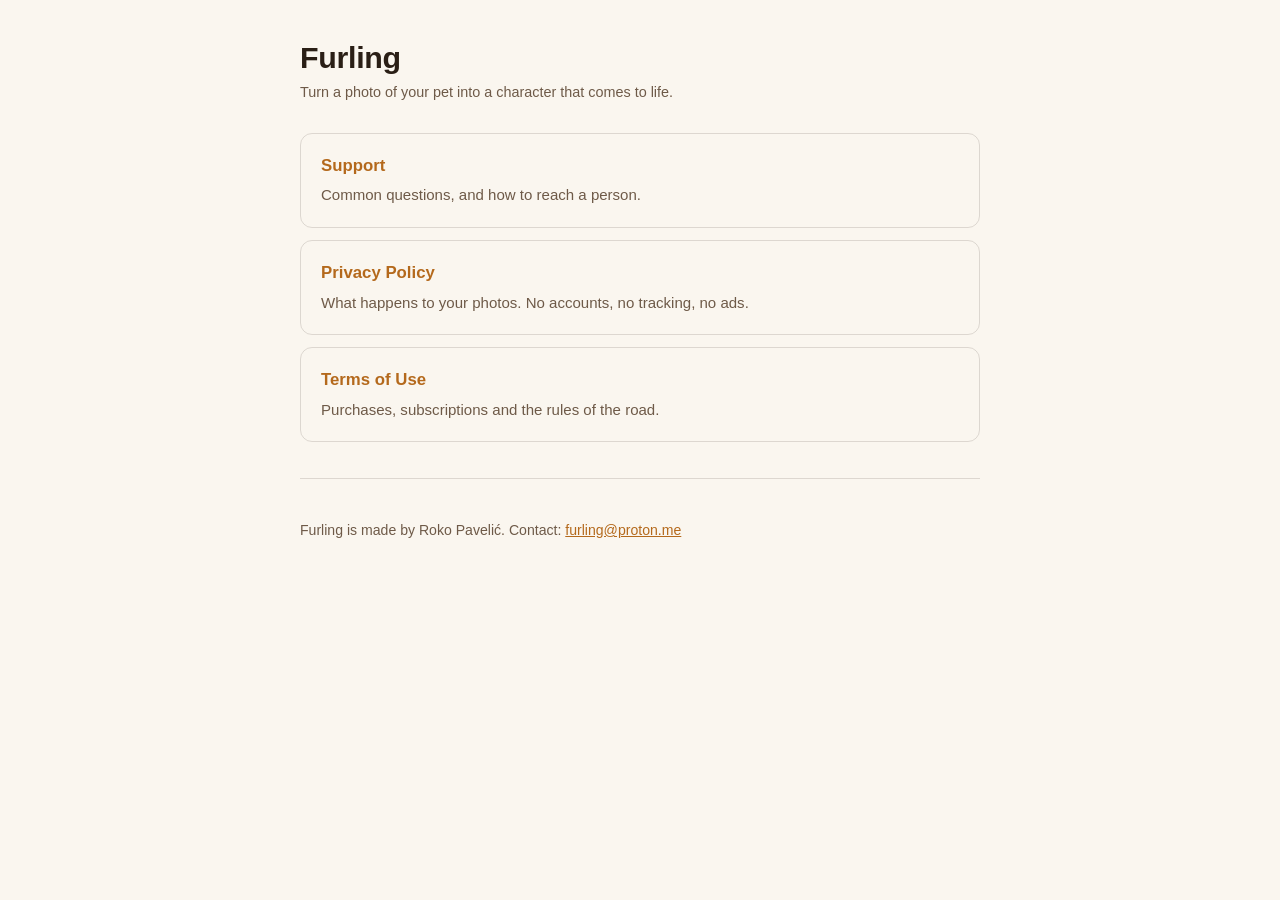
<file: index.html>
<!doctype html>
<html lang="en">
<head>
<meta charset="utf-8">
<meta name="viewport" content="width=device-width, initial-scale=1">
<title>Furling</title>
<link rel="stylesheet" href="style.css">
</head>
<body>
<main>
<h1>Furling</h1>
<p class="updated">Turn a photo of your pet into a character that comes to life.</p>

<a class="card" href="support.html">
  <strong>Support</strong>
  <span>Common questions, and how to reach a person.</span>
</a>
<a class="card" href="privacy.html">
  <strong>Privacy Policy</strong>
  <span>What happens to your photos. No accounts, no tracking, no ads.</span>
</a>
<a class="card" href="terms.html">
  <strong>Terms of Use</strong>
  <span>Purchases, subscriptions and the rules of the road.</span>
</a>

<hr>
<footer>Furling is made by Roko Pavelić. Contact: <a href="mailto:furling@proton.me">furling@proton.me</a></footer>
</main>
</body>
</html>
</file>
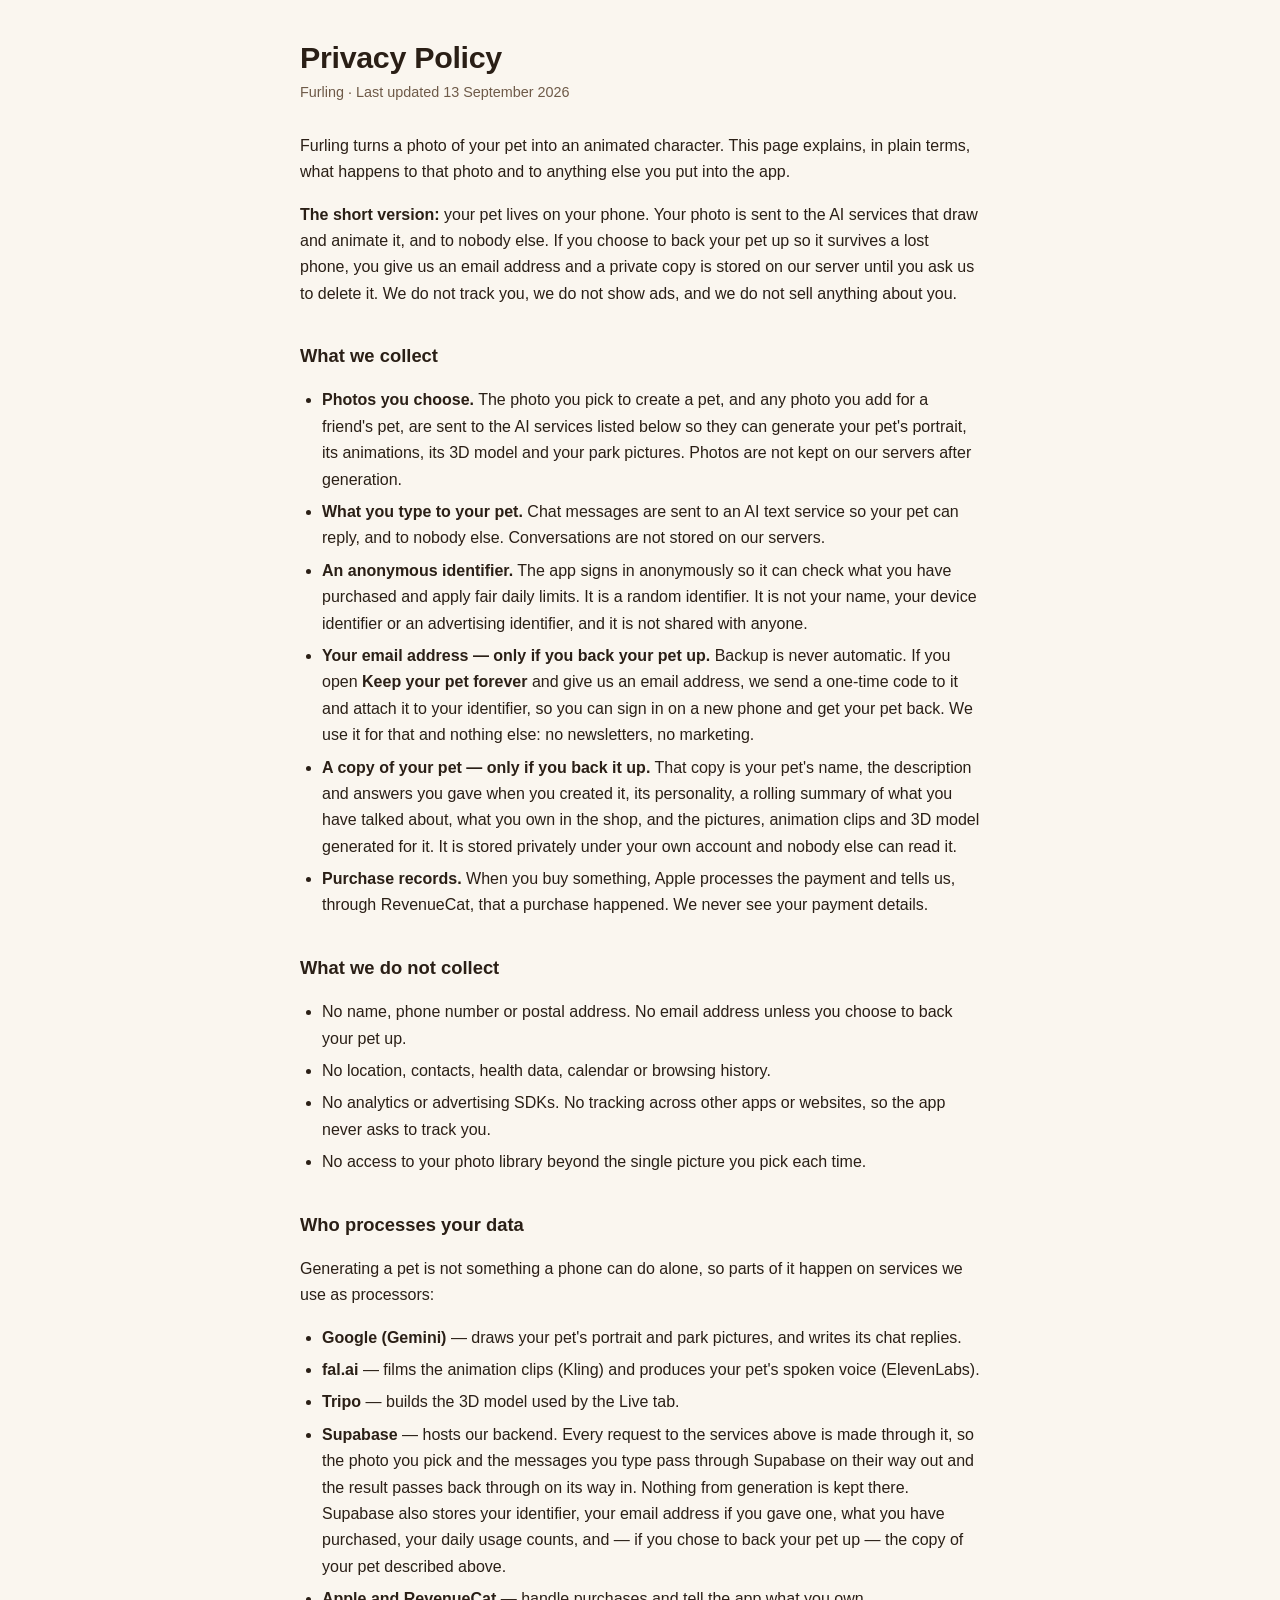
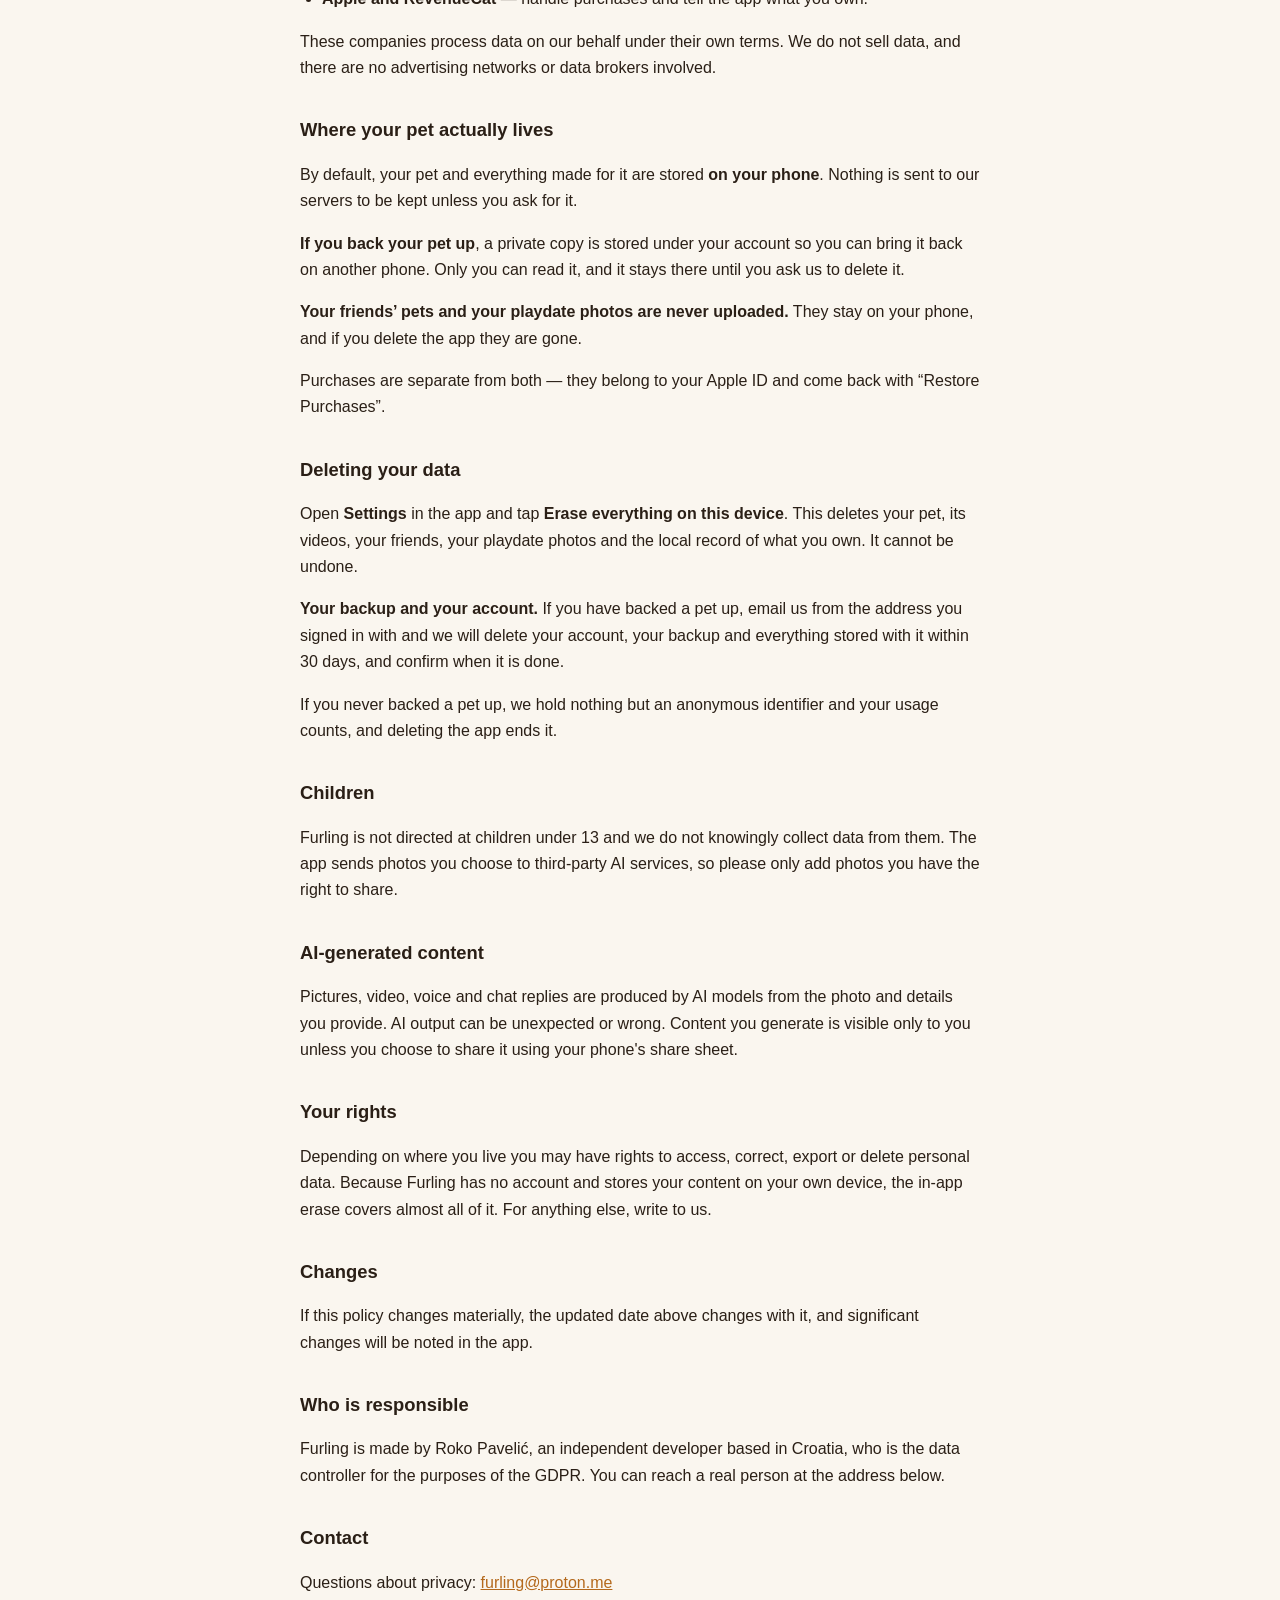
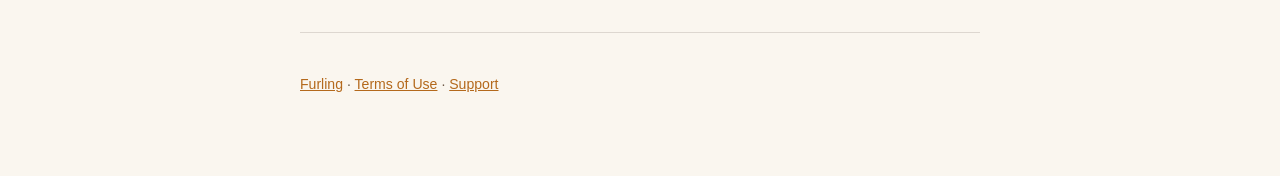
<file: privacy.html>
<!doctype html>
<html lang="en">
<head>
<meta charset="utf-8">
<meta name="viewport" content="width=device-width, initial-scale=1">
<title>Furling — Privacy Policy</title>
<link rel="stylesheet" href="style.css">
</head>
<body>
<main>
<h1>Privacy Policy</h1>
<p class="updated">Furling · Last updated 13 September 2026</p>

<p>Furling turns a photo of your pet into an animated character. This page explains, in plain terms, what happens to that photo and to anything else you put into the app.</p>

<p><strong>The short version:</strong> your pet lives on your phone. Your photo is sent to the AI services that draw and animate it, and to nobody else. If you choose to back your pet up so it survives a lost phone, you give us an email address and a private copy is stored on our server until you ask us to delete it. We do not track you, we do not show ads, and we do not sell anything about you.</p>

<h2>What we collect</h2>
<ul>
  <li><strong>Photos you choose.</strong> The photo you pick to create a pet, and any photo you add for a friend's pet, are sent to the AI services listed below so they can generate your pet's portrait, its animations, its 3D model and your park pictures. Photos are not kept on our servers after generation.</li>
  <li><strong>What you type to your pet.</strong> Chat messages are sent to an AI text service so your pet can reply, and to nobody else. Conversations are not stored on our servers.</li>
  <li><strong>An anonymous identifier.</strong> The app signs in anonymously so it can check what you have purchased and apply fair daily limits. It is a random identifier. It is not your name, your device identifier or an advertising identifier, and it is not shared with anyone.</li>
  <li><strong>Your email address — only if you back your pet up.</strong> Backup is never automatic. If you open <strong>Keep your pet forever</strong> and give us an email address, we send a one-time code to it and attach it to your identifier, so you can sign in on a new phone and get your pet back. We use it for that and nothing else: no newsletters, no marketing.</li>
  <li><strong>A copy of your pet — only if you back it up.</strong> That copy is your pet's name, the description and answers you gave when you created it, its personality, a rolling summary of what you have talked about, what you own in the shop, and the pictures, animation clips and 3D model generated for it. It is stored privately under your own account and nobody else can read it.</li>
  <li><strong>Purchase records.</strong> When you buy something, Apple processes the payment and tells us, through RevenueCat, that a purchase happened. We never see your payment details.</li>
</ul>

<h2>What we do not collect</h2>
<ul>
  <li>No name, phone number or postal address. No email address unless you choose to back your pet up.</li>
  <li>No location, contacts, health data, calendar or browsing history.</li>
  <li>No analytics or advertising SDKs. No tracking across other apps or websites, so the app never asks to track you.</li>
  <li>No access to your photo library beyond the single picture you pick each time.</li>
</ul>

<h2>Who processes your data</h2>
<p>Generating a pet is not something a phone can do alone, so parts of it happen on services we use as processors:</p>
<ul>
  <li><strong>Google (Gemini)</strong> — draws your pet's portrait and park pictures, and writes its chat replies.</li>
  <li><strong>fal.ai</strong> — films the animation clips (Kling) and produces your pet's spoken voice (ElevenLabs).</li>
  <li><strong>Tripo</strong> — builds the 3D model used by the Live tab.</li>
  <li><strong>Supabase</strong> — hosts our backend. Every request to the services above is made through it, so the photo you pick and the messages you type pass through Supabase on their way out and the result passes back through on its way in. Nothing from generation is kept there. Supabase also stores your identifier, your email address if you gave one, what you have purchased, your daily usage counts, and — if you chose to back your pet up — the copy of your pet described above.</li>
  <li><strong>Apple and RevenueCat</strong> — handle purchases and tell the app what you own.</li>
</ul>
<p>These companies process data on our behalf under their own terms. We do not sell data, and there are no advertising networks or data brokers involved.</p>

<h2>Where your pet actually lives</h2>
<p>By default, your pet and everything made for it are stored <strong>on your phone</strong>. Nothing is sent to our servers to be kept unless you ask for it.</p>
<p><strong>If you back your pet up</strong>, a private copy is stored under your account so you can bring it back on another phone. Only you can read it, and it stays there until you ask us to delete it.</p>
<p><strong>Your friends’ pets and your playdate photos are never uploaded.</strong> They stay on your phone, and if you delete the app they are gone.</p>
<p>Purchases are separate from both — they belong to your Apple ID and come back with “Restore Purchases”.</p>

<h2>Deleting your data</h2>
<p>Open <strong>Settings</strong> in the app and tap <strong>Erase everything on this device</strong>. This deletes your pet, its videos, your friends, your playdate photos and the local record of what you own. It cannot be undone.</p>
<p><strong>Your backup and your account.</strong> If you have backed a pet up, email us from the address you signed in with and we will delete your account, your backup and everything stored with it within 30 days, and confirm when it is done.</p>
<p>If you never backed a pet up, we hold nothing but an anonymous identifier and your usage counts, and deleting the app ends it.</p>

<h2>Children</h2>
<p>Furling is not directed at children under 13 and we do not knowingly collect data from them. The app sends photos you choose to third-party AI services, so please only add photos you have the right to share.</p>

<h2>AI-generated content</h2>
<p>Pictures, video, voice and chat replies are produced by AI models from the photo and details you provide. AI output can be unexpected or wrong. Content you generate is visible only to you unless you choose to share it using your phone's share sheet.</p>

<h2>Your rights</h2>
<p>Depending on where you live you may have rights to access, correct, export or delete personal data. Because Furling has no account and stores your content on your own device, the in-app erase covers almost all of it. For anything else, write to us.</p>

<h2>Changes</h2>
<p>If this policy changes materially, the updated date above changes with it, and significant changes will be noted in the app.</p>

<h2>Who is responsible</h2>
<p>Furling is made by Roko Pavelić, an independent developer based in Croatia, who is the data controller for the purposes of the GDPR. You can reach a real person at the address below.</p>

<h2>Contact</h2>
<p>Questions about privacy: <a href="mailto:furling@proton.me">furling@proton.me</a></p>

<hr>
<footer><a href="index.html">Furling</a> · <a href="terms.html">Terms of Use</a> · <a href="support.html">Support</a></footer>
</main>
</body>
</html>
</file>
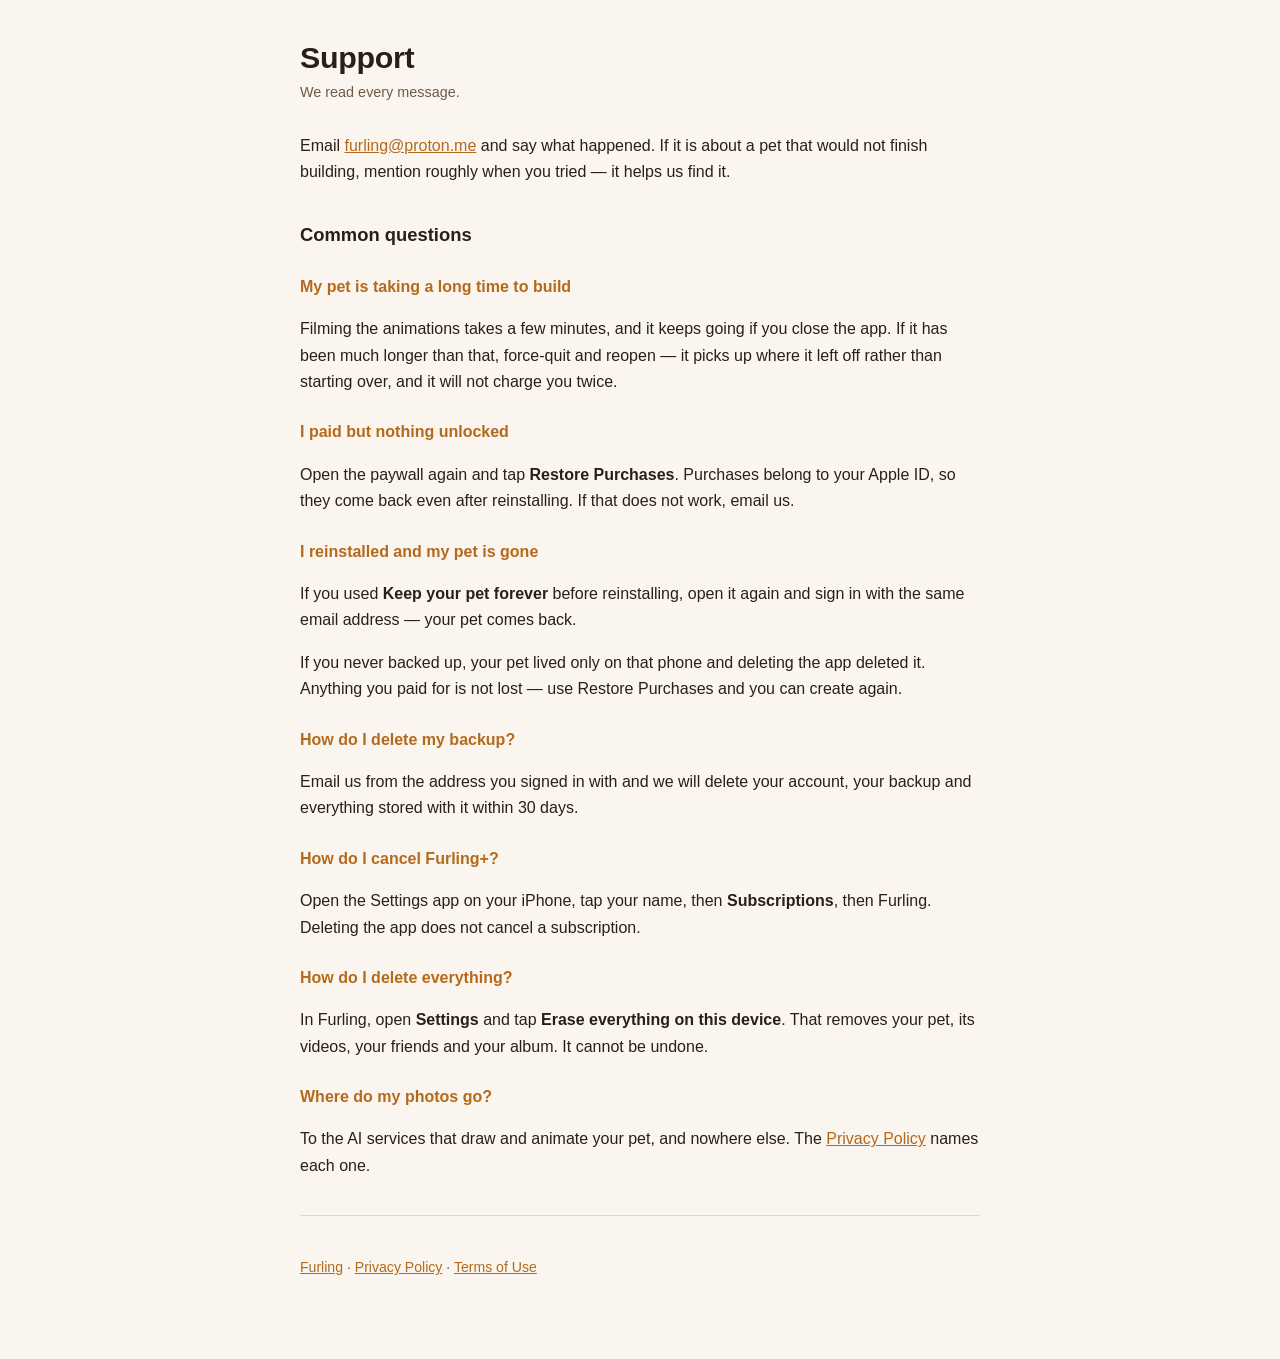
<file: support.html>
<!doctype html>
<html lang="en">
<head>
<meta charset="utf-8">
<meta name="viewport" content="width=device-width, initial-scale=1">
<title>Furling — Support</title>
<link rel="stylesheet" href="style.css">
</head>
<body>
<main>
<h1>Support</h1>
<p class="updated">We read every message.</p>

<p>Email <a href="mailto:furling@proton.me">furling@proton.me</a> and say what happened. If it is about a pet that would not finish building, mention roughly when you tried — it helps us find it.</p>

<h2>Common questions</h2>

<h3>My pet is taking a long time to build</h3>
<p>Filming the animations takes a few minutes, and it keeps going if you close the app. If it has been much longer than that, force-quit and reopen — it picks up where it left off rather than starting over, and it will not charge you twice.</p>

<h3>I paid but nothing unlocked</h3>
<p>Open the paywall again and tap <strong>Restore Purchases</strong>. Purchases belong to your Apple ID, so they come back even after reinstalling. If that does not work, email us.</p>

<h3>I reinstalled and my pet is gone</h3>
<p>If you used <strong>Keep your pet forever</strong> before reinstalling, open it again and sign in with the same email address — your pet comes back.</p>
<p>If you never backed up, your pet lived only on that phone and deleting the app deleted it. Anything you paid for is not lost — use Restore Purchases and you can create again.</p>

<h3>How do I delete my backup?</h3>
<p>Email us from the address you signed in with and we will delete your account, your backup and everything stored with it within 30 days.</p>

<h3>How do I cancel Furling+?</h3>
<p>Open the Settings app on your iPhone, tap your name, then <strong>Subscriptions</strong>, then Furling. Deleting the app does not cancel a subscription.</p>

<h3>How do I delete everything?</h3>
<p>In Furling, open <strong>Settings</strong> and tap <strong>Erase everything on this device</strong>. That removes your pet, its videos, your friends and your album. It cannot be undone.</p>

<h3>Where do my photos go?</h3>
<p>To the AI services that draw and animate your pet, and nowhere else. The <a href="privacy.html">Privacy Policy</a> names each one.</p>

<hr>
<footer><a href="index.html">Furling</a> · <a href="privacy.html">Privacy Policy</a> · <a href="terms.html">Terms of Use</a></footer>
</main>
</body>
</html>
</file>
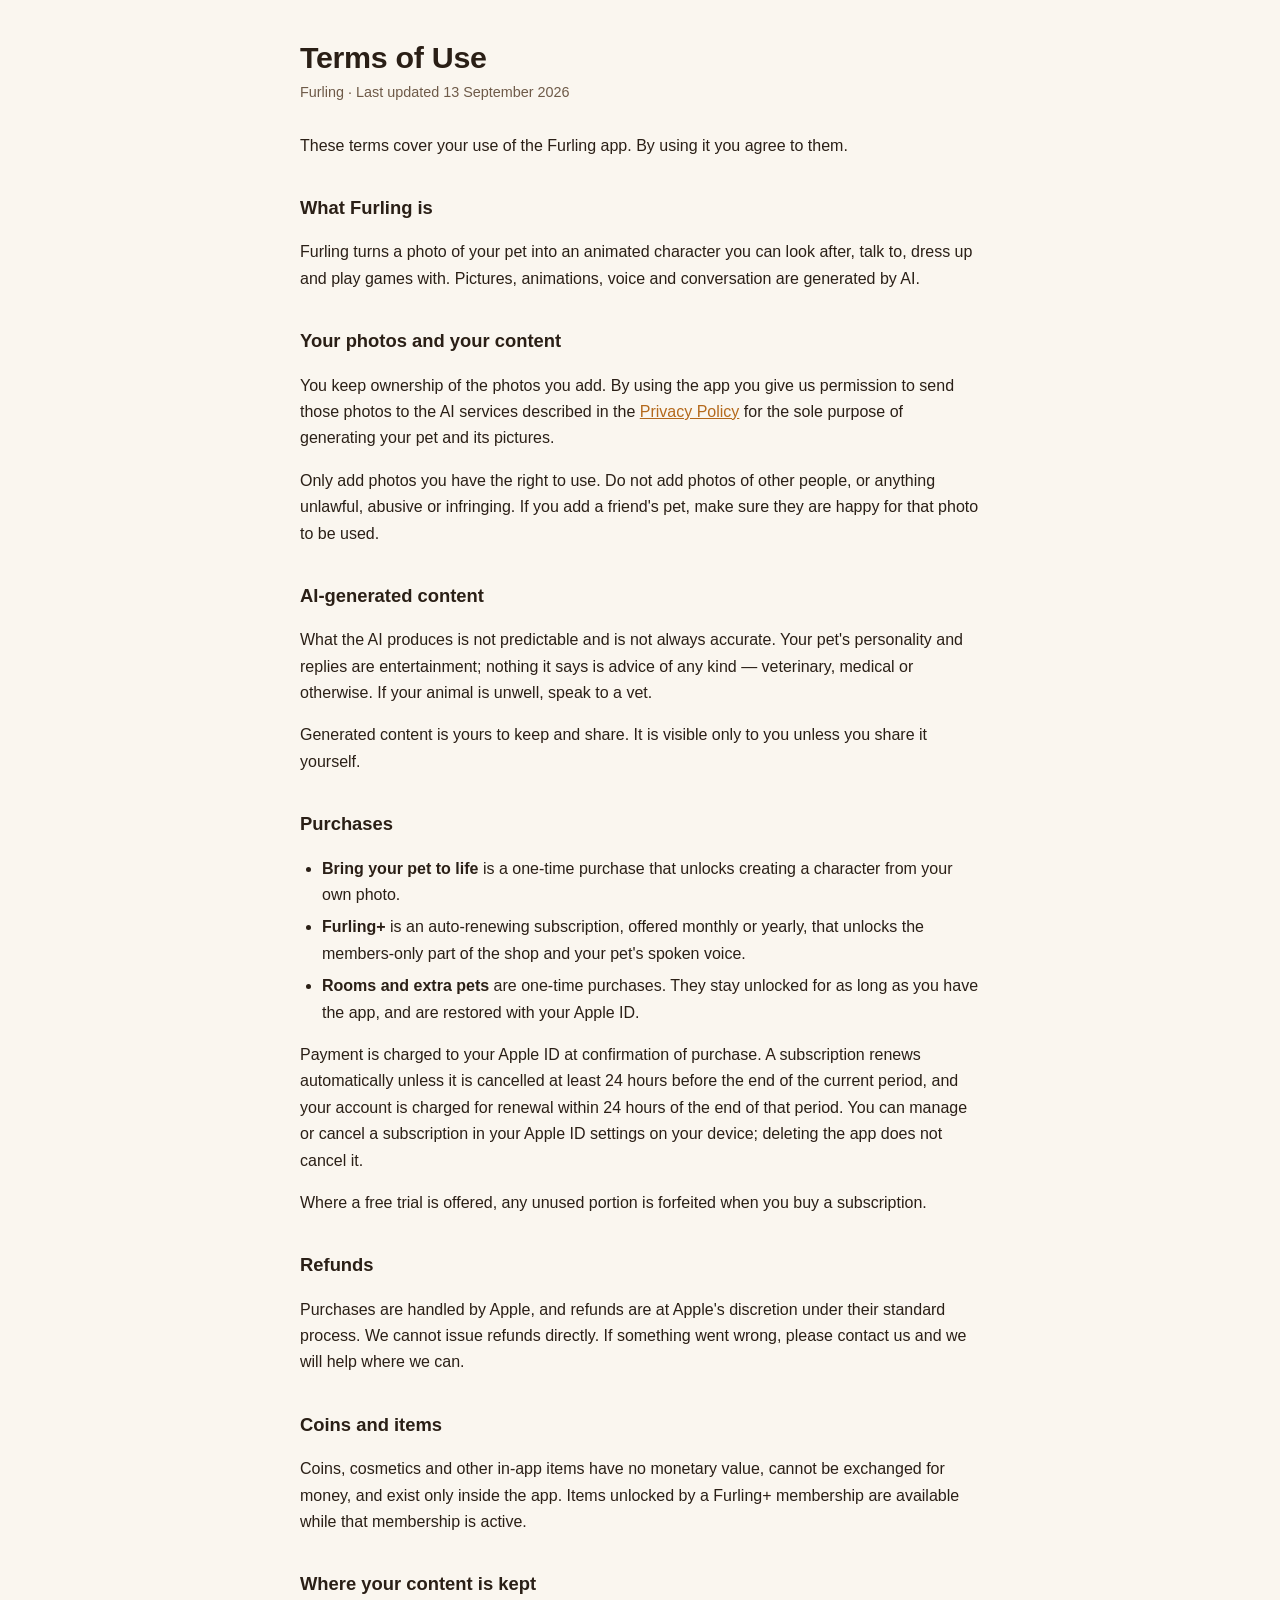
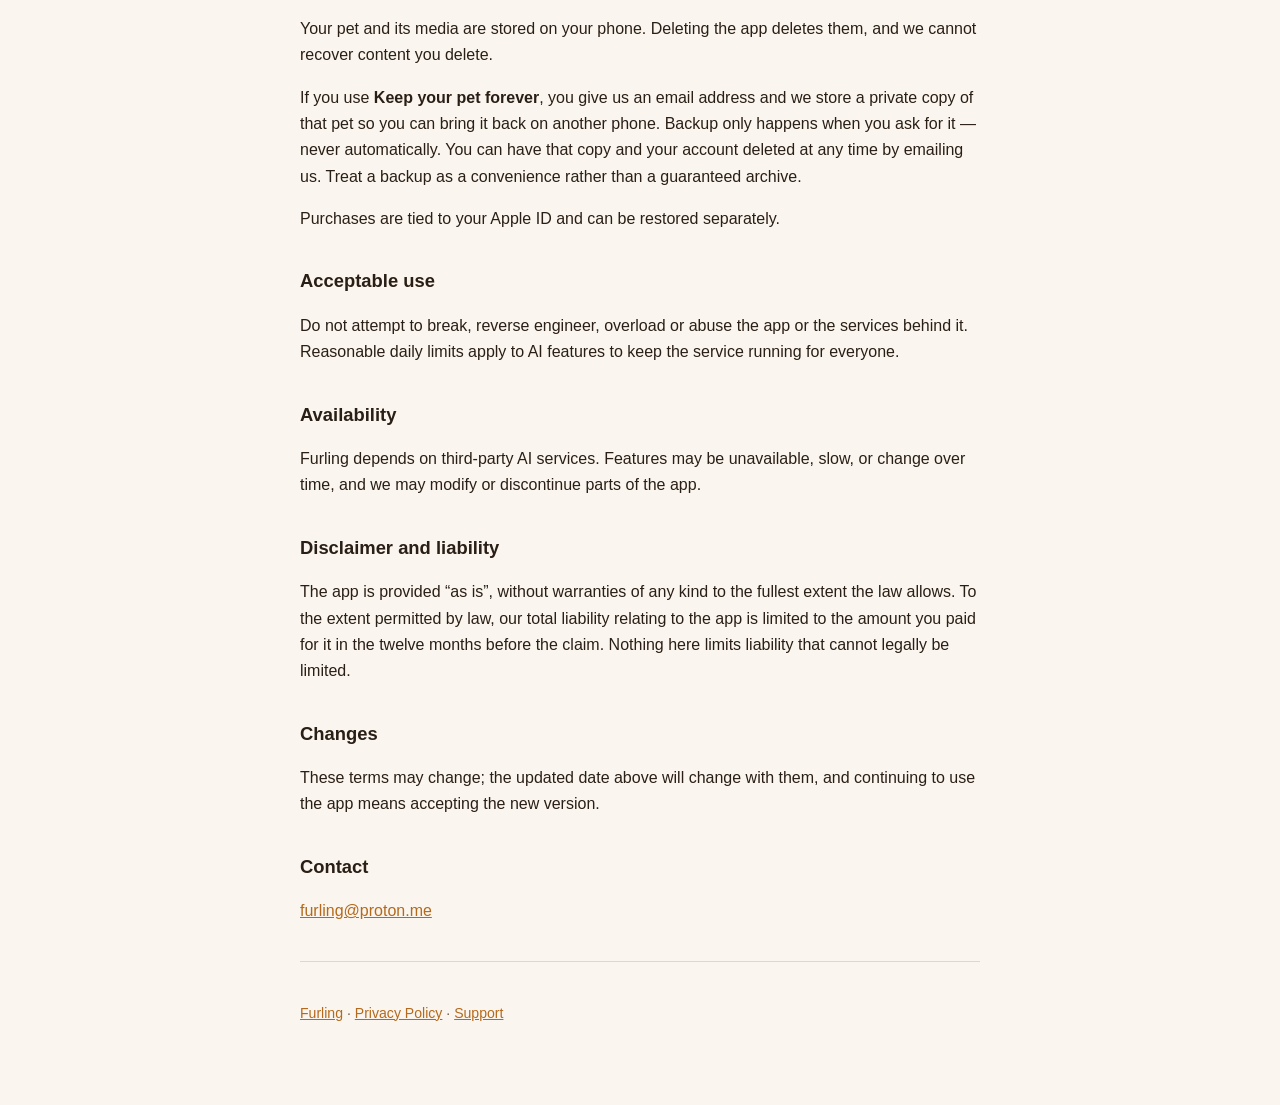
<file: terms.html>
<!doctype html>
<html lang="en">
<head>
<meta charset="utf-8">
<meta name="viewport" content="width=device-width, initial-scale=1">
<title>Furling — Terms of Use</title>
<link rel="stylesheet" href="style.css">
</head>
<body>
<main>
<h1>Terms of Use</h1>
<p class="updated">Furling · Last updated 13 September 2026</p>

<p>These terms cover your use of the Furling app. By using it you agree to them.</p>

<h2>What Furling is</h2>
<p>Furling turns a photo of your pet into an animated character you can look after, talk to, dress up and play games with. Pictures, animations, voice and conversation are generated by AI.</p>

<h2>Your photos and your content</h2>
<p>You keep ownership of the photos you add. By using the app you give us permission to send those photos to the AI services described in the <a href="privacy.html">Privacy Policy</a> for the sole purpose of generating your pet and its pictures.</p>
<p>Only add photos you have the right to use. Do not add photos of other people, or anything unlawful, abusive or infringing. If you add a friend's pet, make sure they are happy for that photo to be used.</p>

<h2>AI-generated content</h2>
<p>What the AI produces is not predictable and is not always accurate. Your pet's personality and replies are entertainment; nothing it says is advice of any kind — veterinary, medical or otherwise. If your animal is unwell, speak to a vet.</p>
<p>Generated content is yours to keep and share. It is visible only to you unless you share it yourself.</p>

<h2>Purchases</h2>
<ul>
  <li><strong>Bring your pet to life</strong> is a one-time purchase that unlocks creating a character from your own photo.</li>
  <li><strong>Furling+</strong> is an auto-renewing subscription, offered monthly or yearly, that unlocks the members-only part of the shop and your pet's spoken voice.</li>
  <li><strong>Rooms and extra pets</strong> are one-time purchases. They stay unlocked for as long as you have the app, and are restored with your Apple ID.</li>
</ul>
<p>Payment is charged to your Apple ID at confirmation of purchase. A subscription renews automatically unless it is cancelled at least 24 hours before the end of the current period, and your account is charged for renewal within 24 hours of the end of that period. You can manage or cancel a subscription in your Apple ID settings on your device; deleting the app does not cancel it.</p>
<p>Where a free trial is offered, any unused portion is forfeited when you buy a subscription.</p>

<h2>Refunds</h2>
<p>Purchases are handled by Apple, and refunds are at Apple's discretion under their standard process. We cannot issue refunds directly. If something went wrong, please contact us and we will help where we can.</p>

<h2>Coins and items</h2>
<p>Coins, cosmetics and other in-app items have no monetary value, cannot be exchanged for money, and exist only inside the app. Items unlocked by a Furling+ membership are available while that membership is active.</p>

<h2>Where your content is kept</h2>
<p>Your pet and its media are stored on your phone. Deleting the app deletes them, and we cannot recover content you delete.</p>
<p>If you use <strong>Keep your pet forever</strong>, you give us an email address and we store a private copy of that pet so you can bring it back on another phone. Backup only happens when you ask for it — never automatically. You can have that copy and your account deleted at any time by emailing us. Treat a backup as a convenience rather than a guaranteed archive.</p>
<p>Purchases are tied to your Apple ID and can be restored separately.</p>

<h2>Acceptable use</h2>
<p>Do not attempt to break, reverse engineer, overload or abuse the app or the services behind it. Reasonable daily limits apply to AI features to keep the service running for everyone.</p>

<h2>Availability</h2>
<p>Furling depends on third-party AI services. Features may be unavailable, slow, or change over time, and we may modify or discontinue parts of the app.</p>

<h2>Disclaimer and liability</h2>
<p>The app is provided “as is”, without warranties of any kind to the fullest extent the law allows. To the extent permitted by law, our total liability relating to the app is limited to the amount you paid for it in the twelve months before the claim. Nothing here limits liability that cannot legally be limited.</p>

<h2>Changes</h2>
<p>These terms may change; the updated date above will change with them, and continuing to use the app means accepting the new version.</p>

<h2>Contact</h2>
<p><a href="mailto:furling@proton.me">furling@proton.me</a></p>

<hr>
<footer><a href="index.html">Furling</a> · <a href="privacy.html">Privacy Policy</a> · <a href="support.html">Support</a></footer>
</main>
</body>
</html>
</file>
<file: style.css>
/* furling-legal — one stylesheet for all four pages.
   Deliberately plain: these are documents people skim on a phone after tapping
   a link inside an app, so the priority is legibility and fast loading, not
   art direction. Colours are the app's own room palette so the pages do not
   feel like they belong to someone else. */
:root {
  --paper: #faf6ef;
  --ink: #2a1f16;
  --muted: #6e5a48;
  --accent: #b4691c;
  --line: rgba(42, 31, 22, 0.14);
}
@media (prefers-color-scheme: dark) {
  :root {
    --paper: #221a13;
    --ink: #faf4e6;
    --muted: #b3a18b;
    --accent: #e6a05a;
    --line: rgba(250, 244, 230, 0.15);
  }
}
* { box-sizing: border-box; }
body {
  margin: 0;
  padding: 40px 22px 80px;
  background: var(--paper);
  color: var(--ink);
  font: 16px/1.65 -apple-system, BlinkMacSystemFont, "Segoe UI", Roboto, sans-serif;
}
main { max-width: 680px; margin: 0 auto; }
h1 { font-size: 1.9rem; line-height: 1.15; margin: 0 0 6px; letter-spacing: -0.01em; }
h2 { font-size: 1.15rem; margin: 34px 0 8px; }
/* Support-page FAQ entries sit under the "Common questions" h2, so they need to
   read as smaller than it — the browser default for h3 is nearly the same size. */
h3 { font-size: 1rem; margin: 24px 0 6px; color: var(--accent); }
p, li { color: var(--ink); }
.updated { color: var(--muted); font-size: 0.9rem; margin: 0 0 28px; }
a { color: var(--accent); }
ul { padding-left: 22px; }
li { margin-bottom: 6px; }
hr { border: 0; border-top: 1px solid var(--line); margin: 36px 0; }
footer { color: var(--muted); font-size: 0.88rem; margin-top: 40px; }
.card {
  display: block;
  border: 1px solid var(--line);
  border-radius: 12px;
  padding: 18px 20px;
  margin-bottom: 12px;
  text-decoration: none;
  color: var(--ink);
}
.card strong { display: block; font-size: 1.05rem; margin-bottom: 3px; color: var(--accent); }
.card span { color: var(--muted); font-size: 0.94rem; }
</file>
